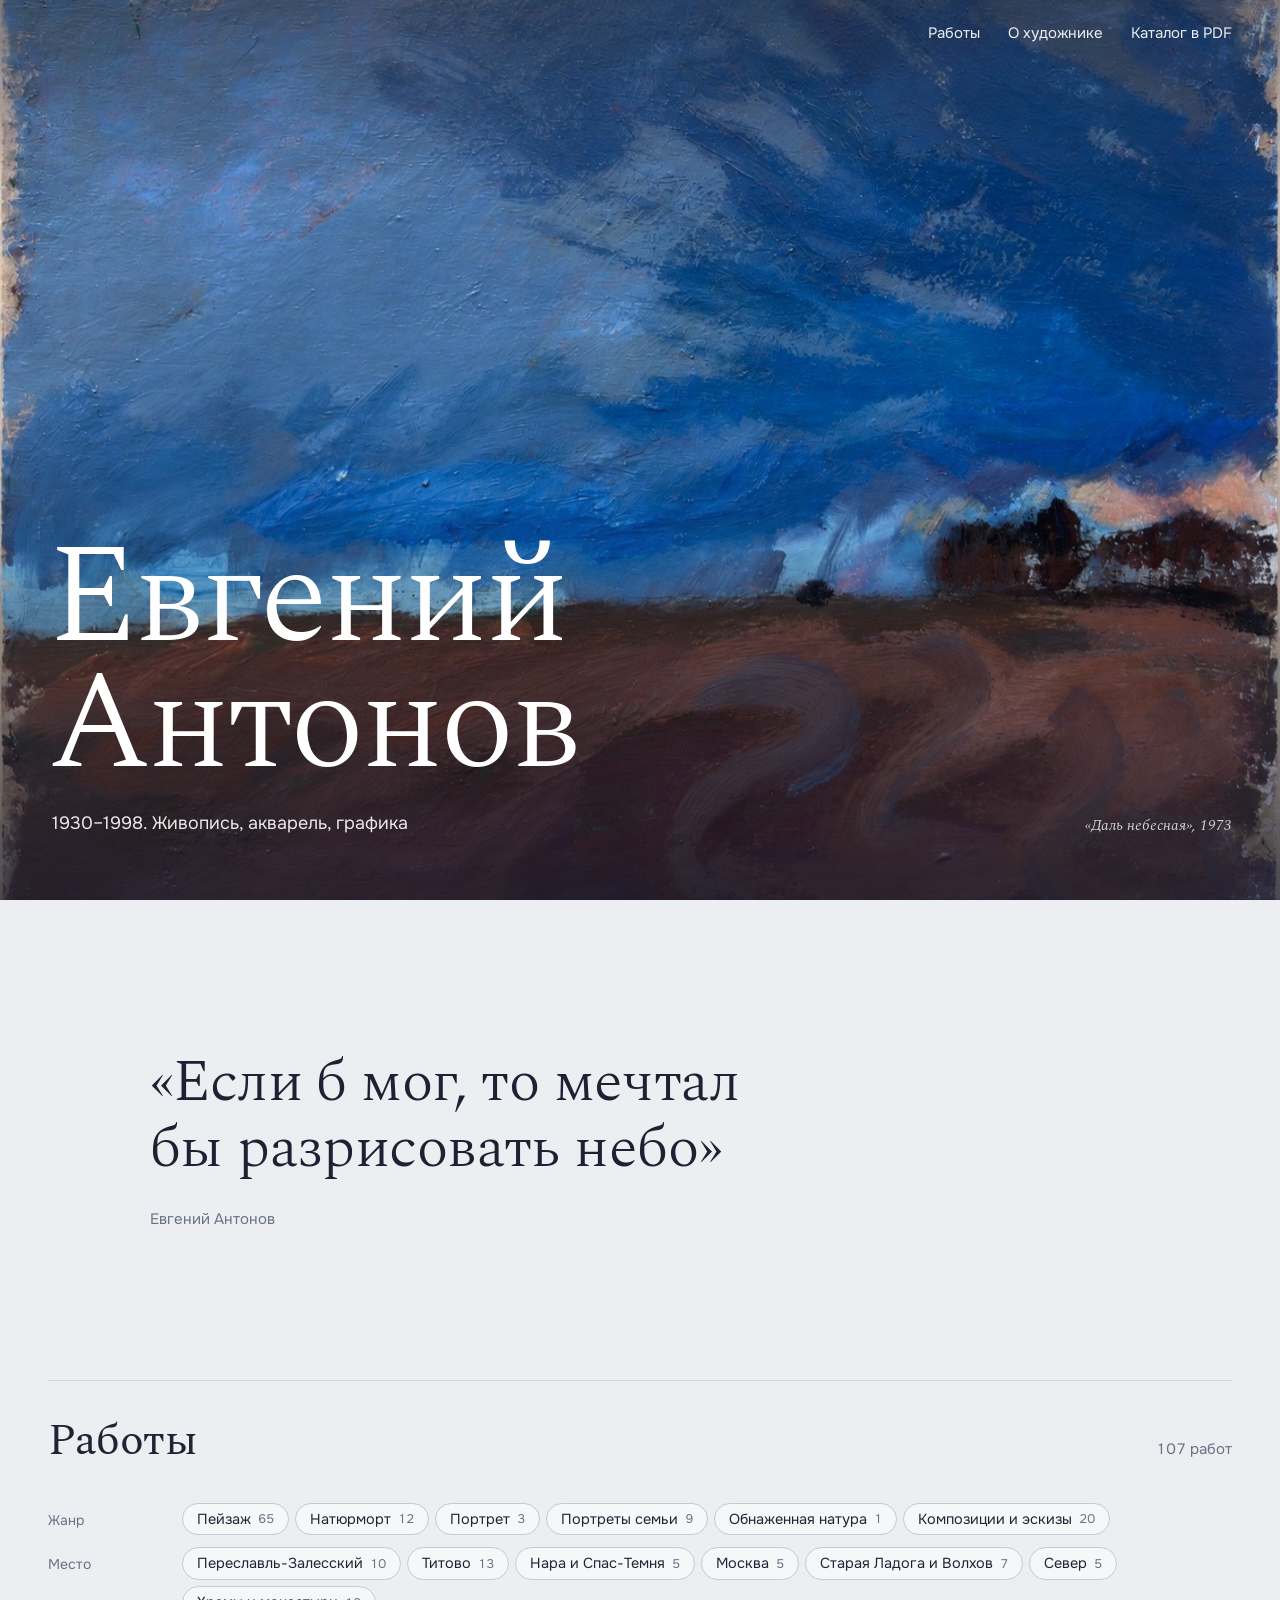
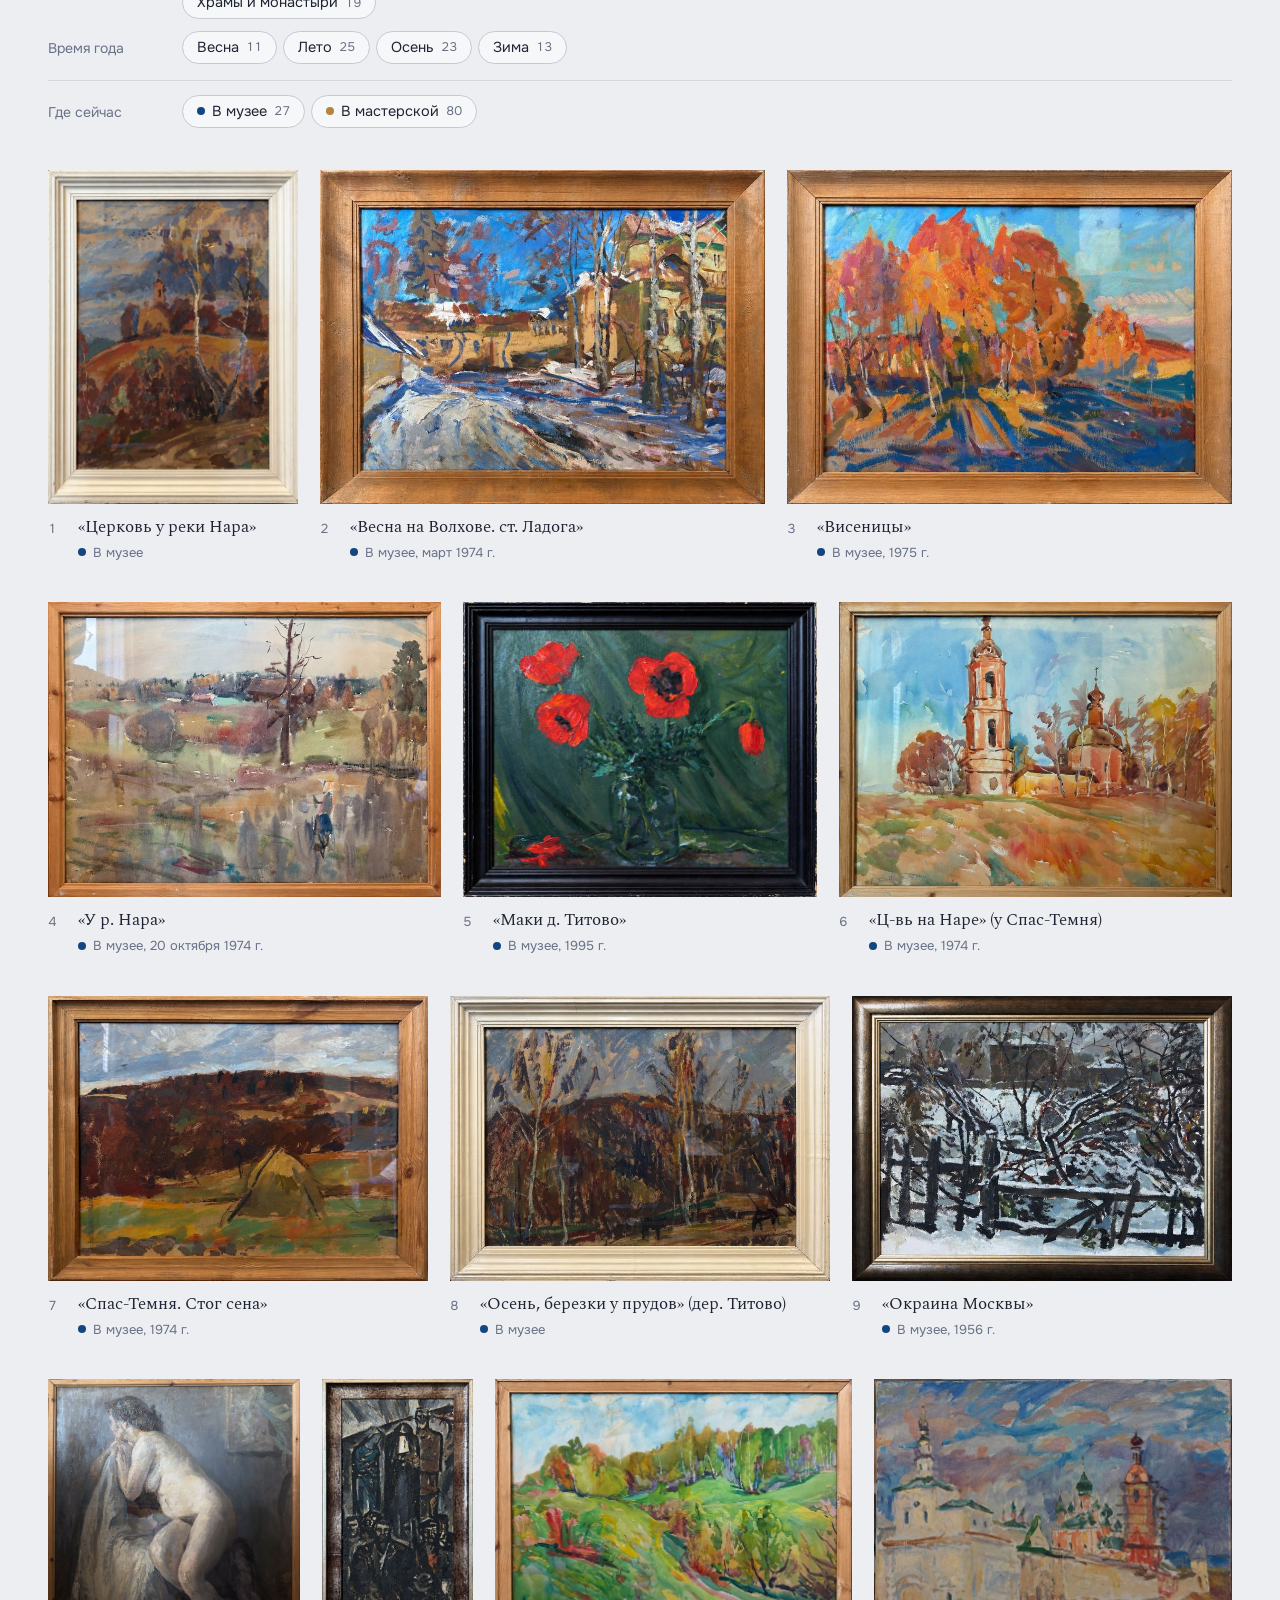
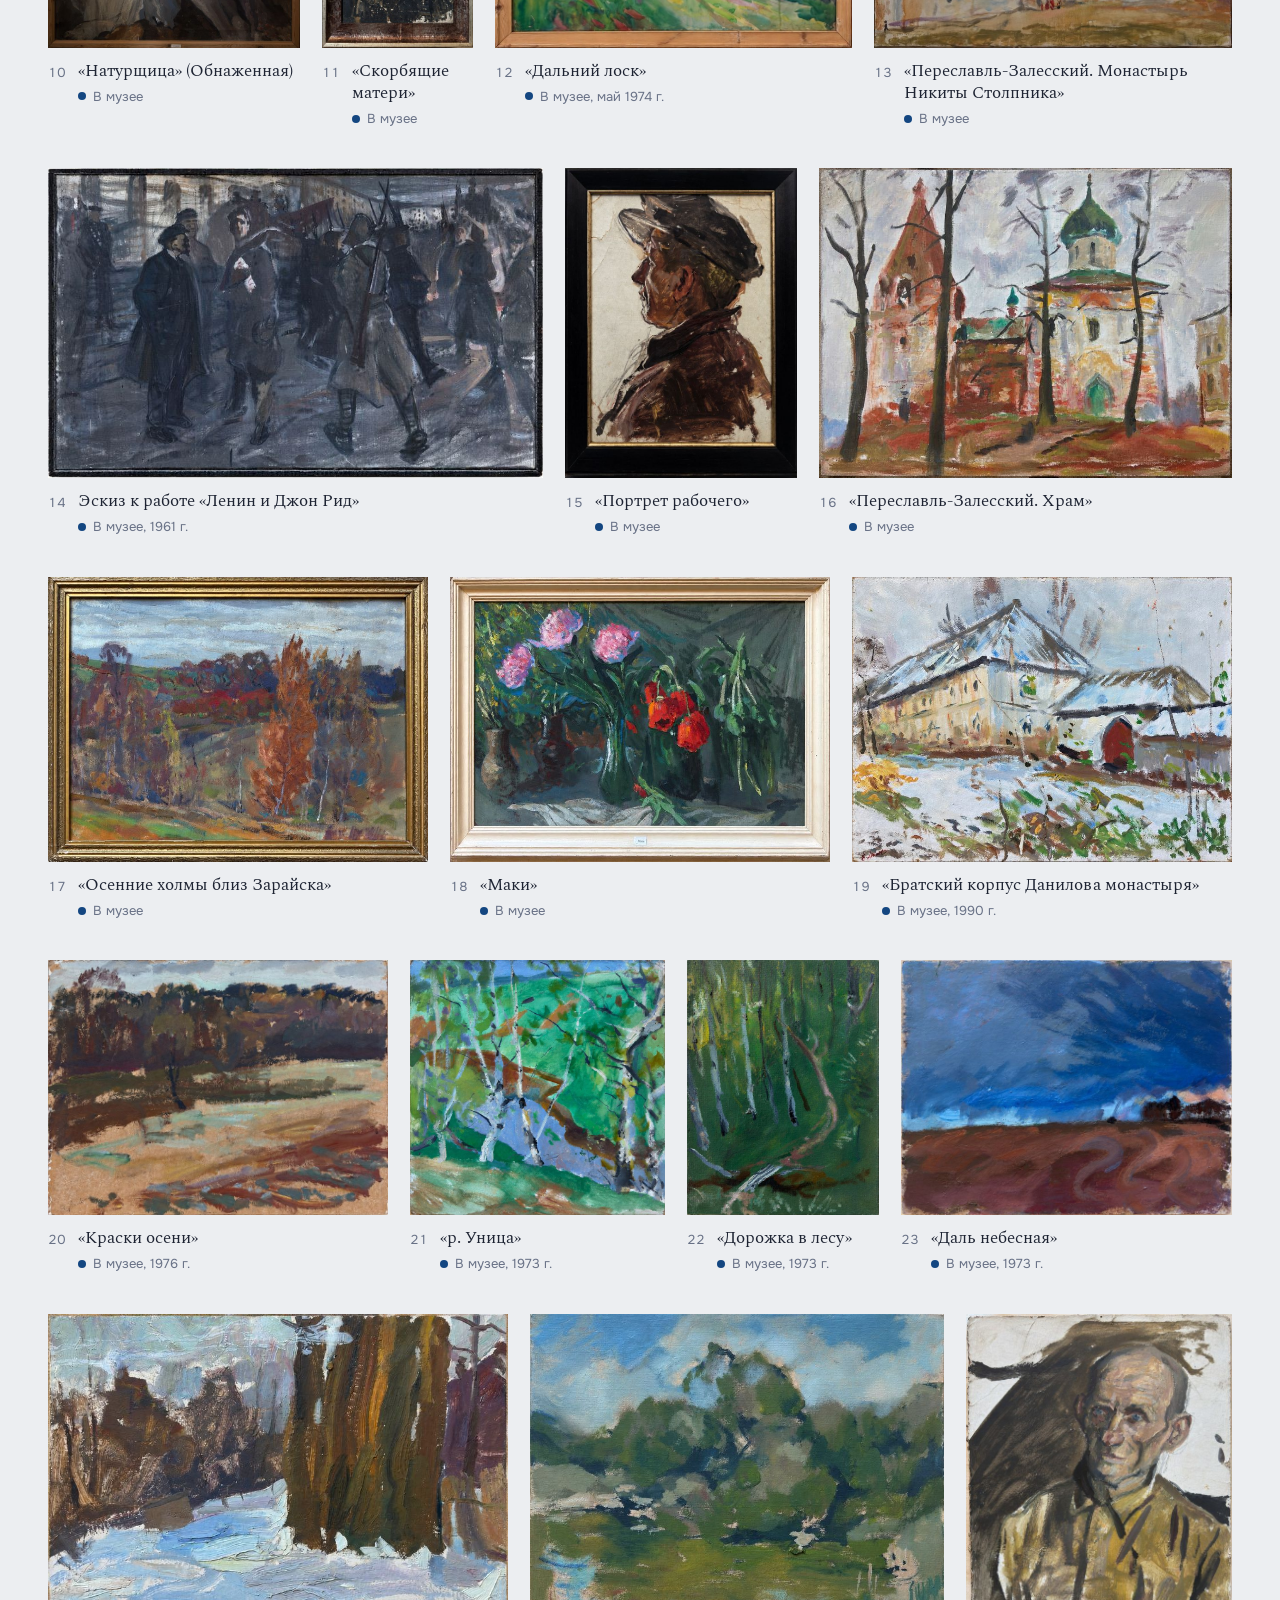
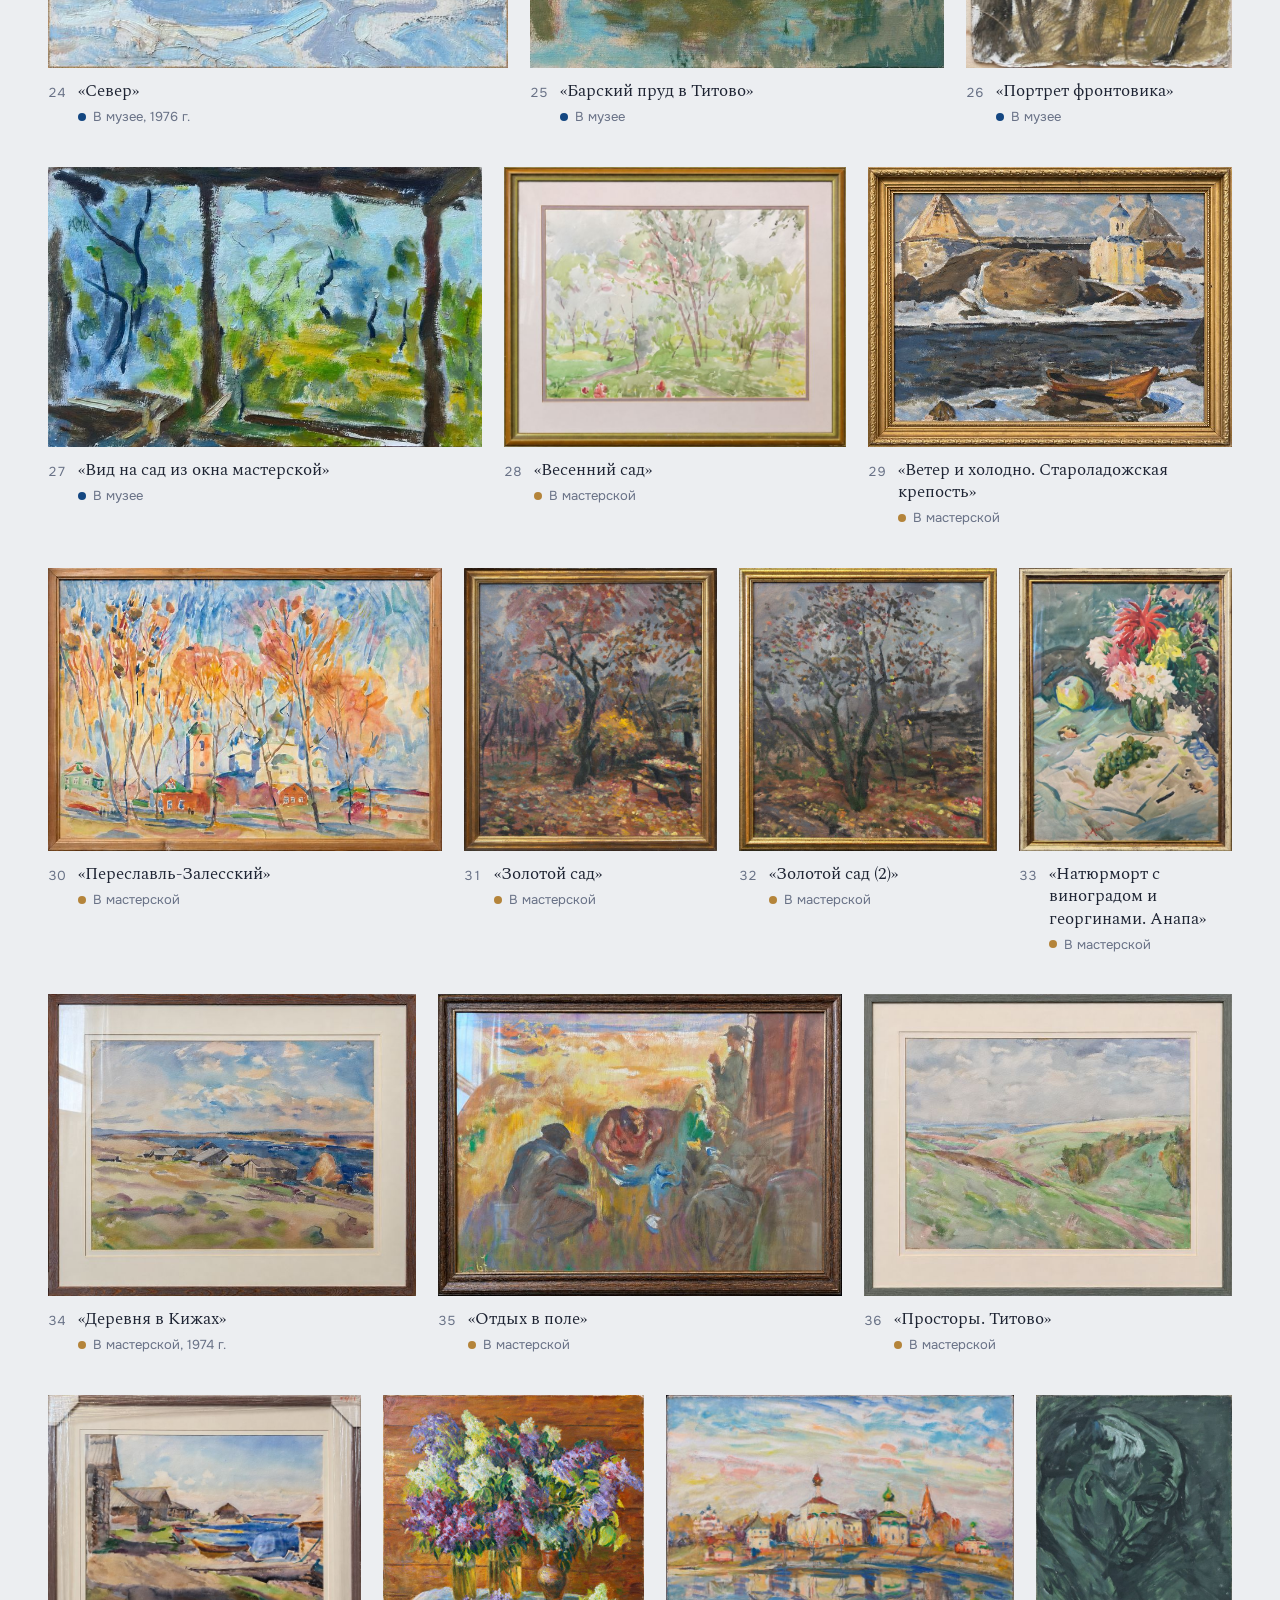
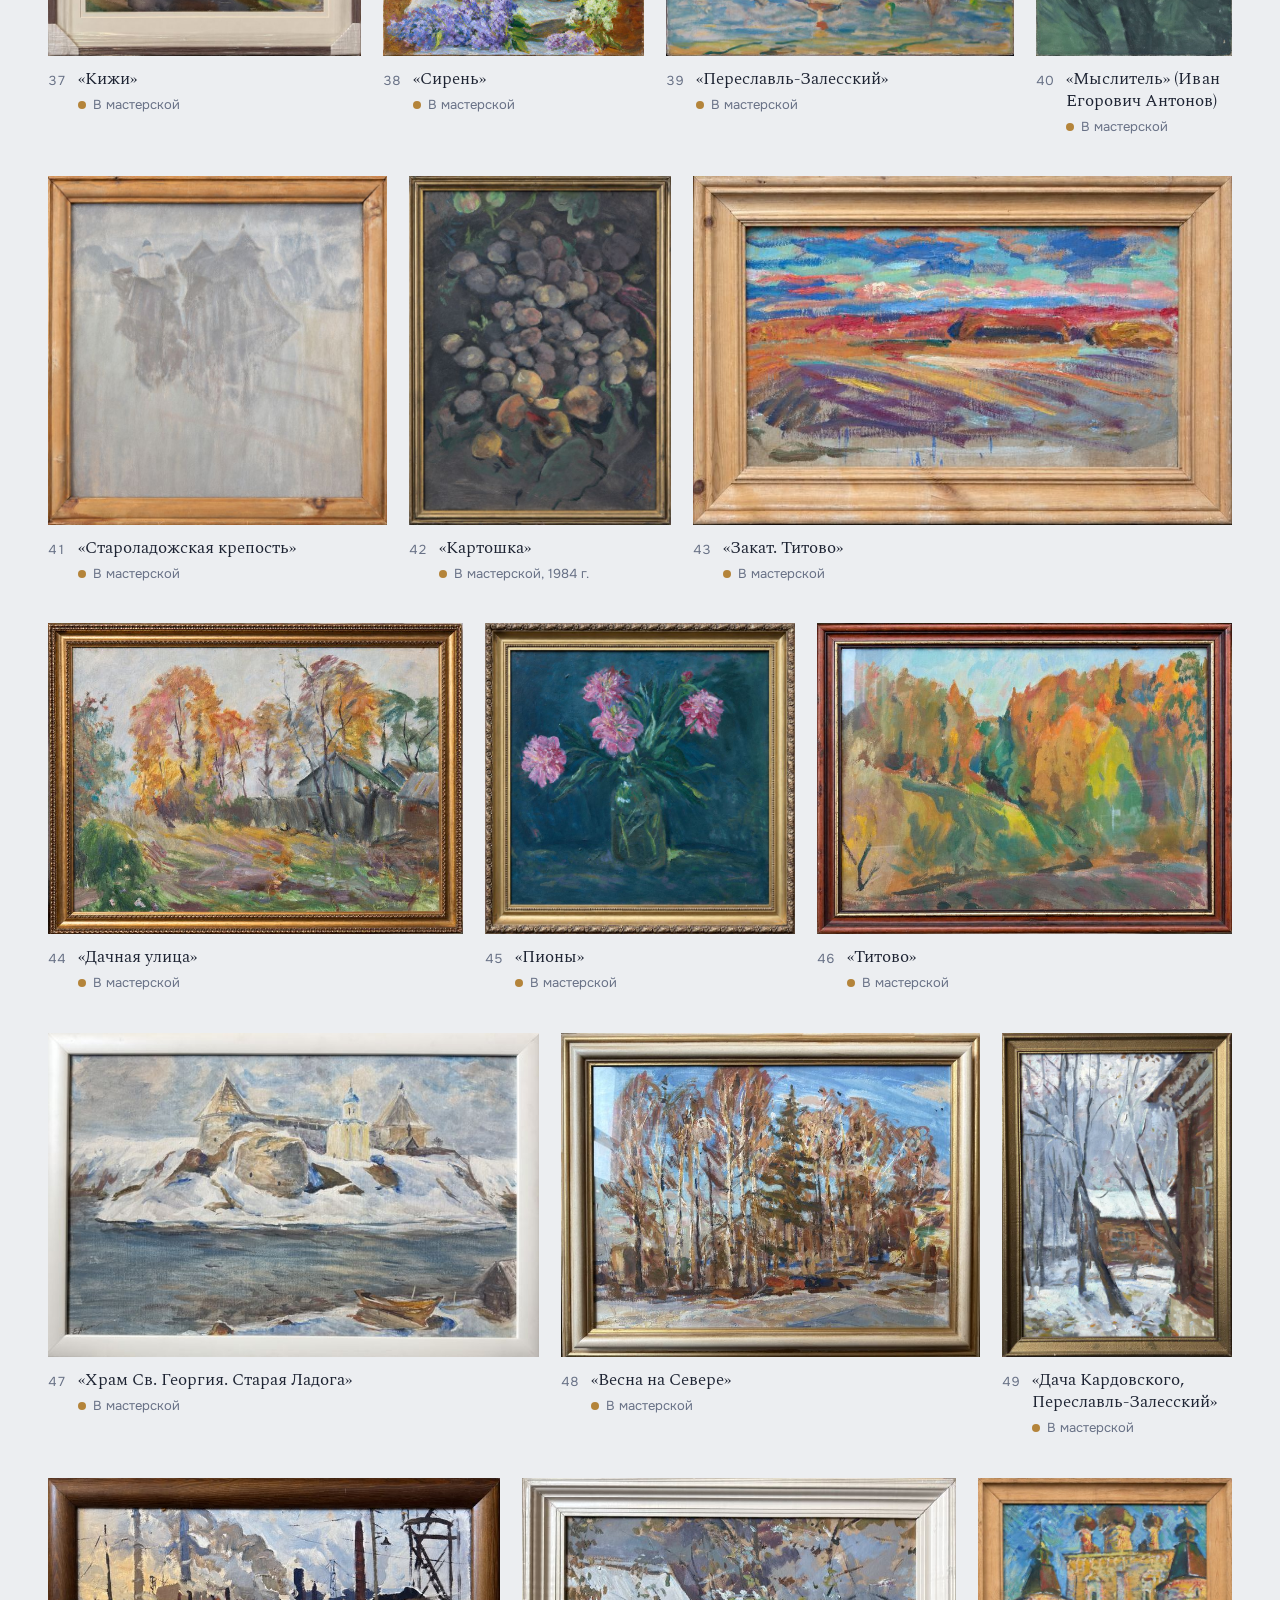
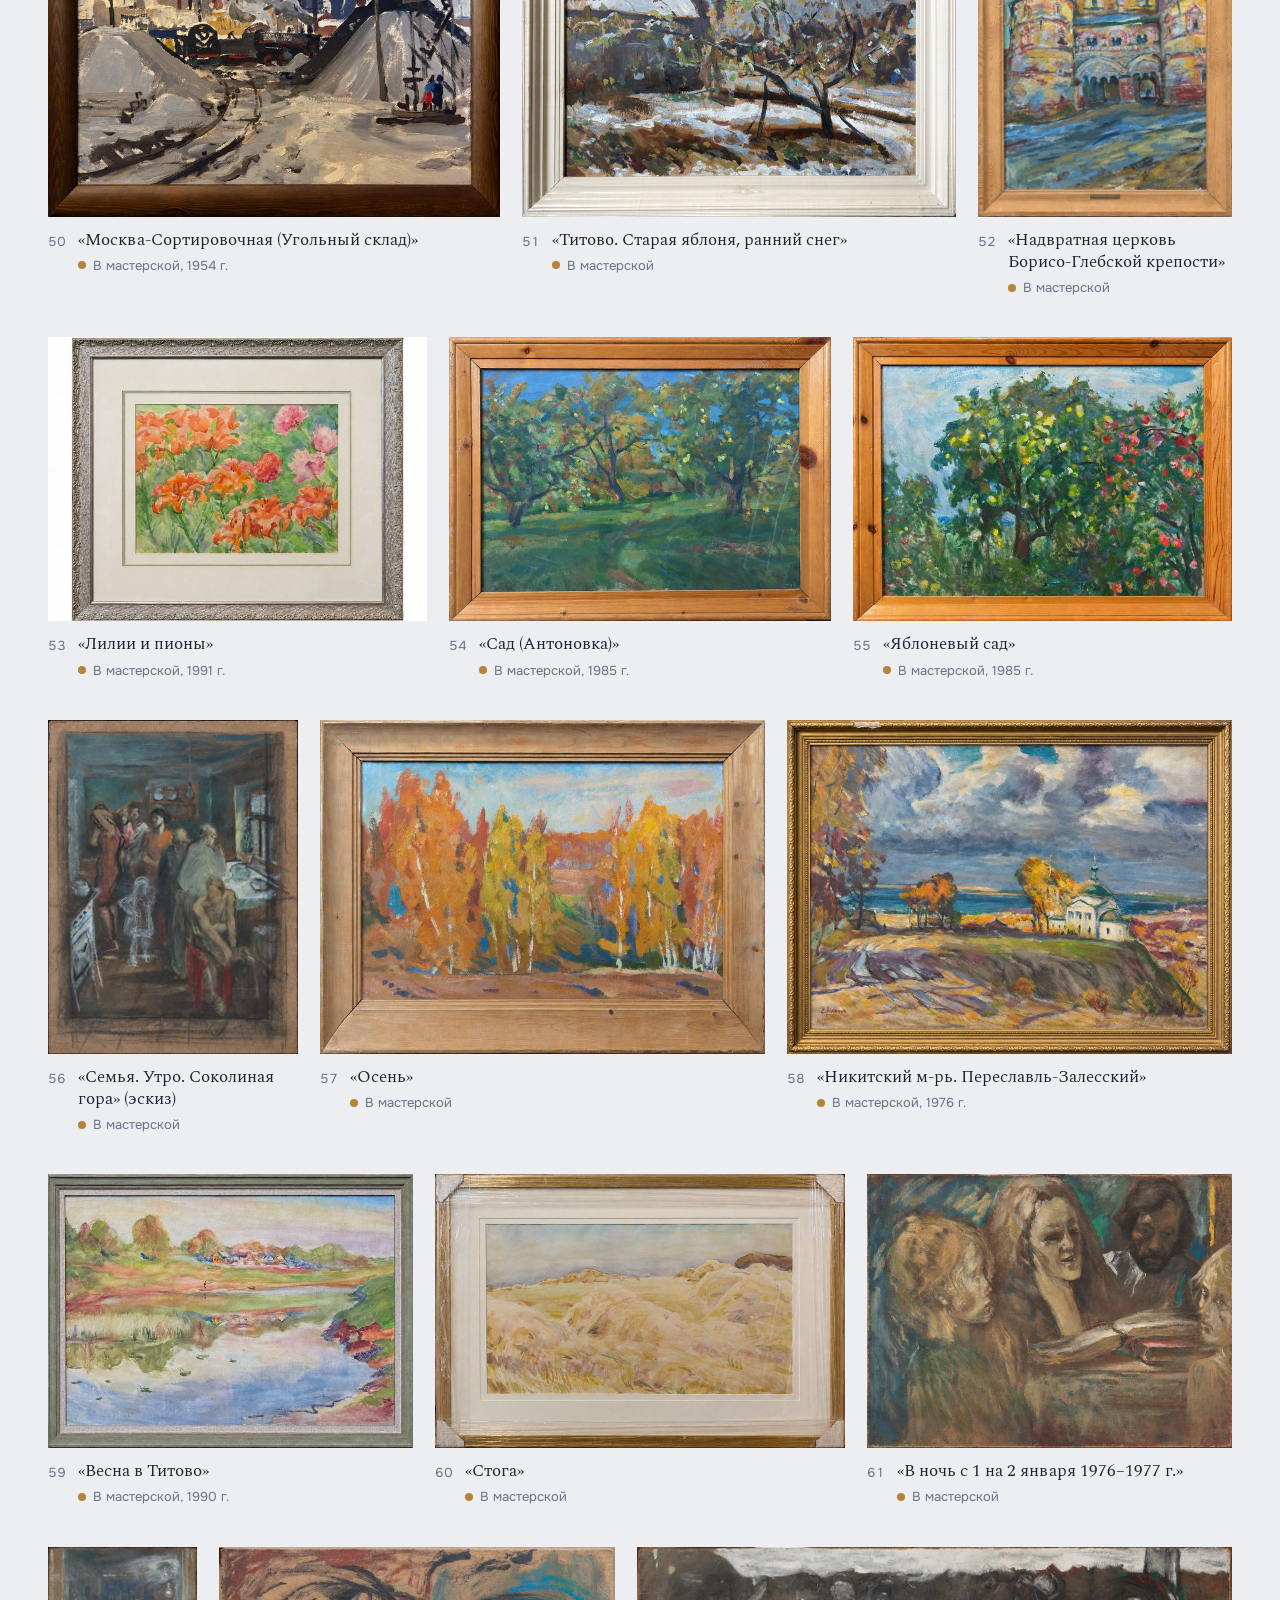
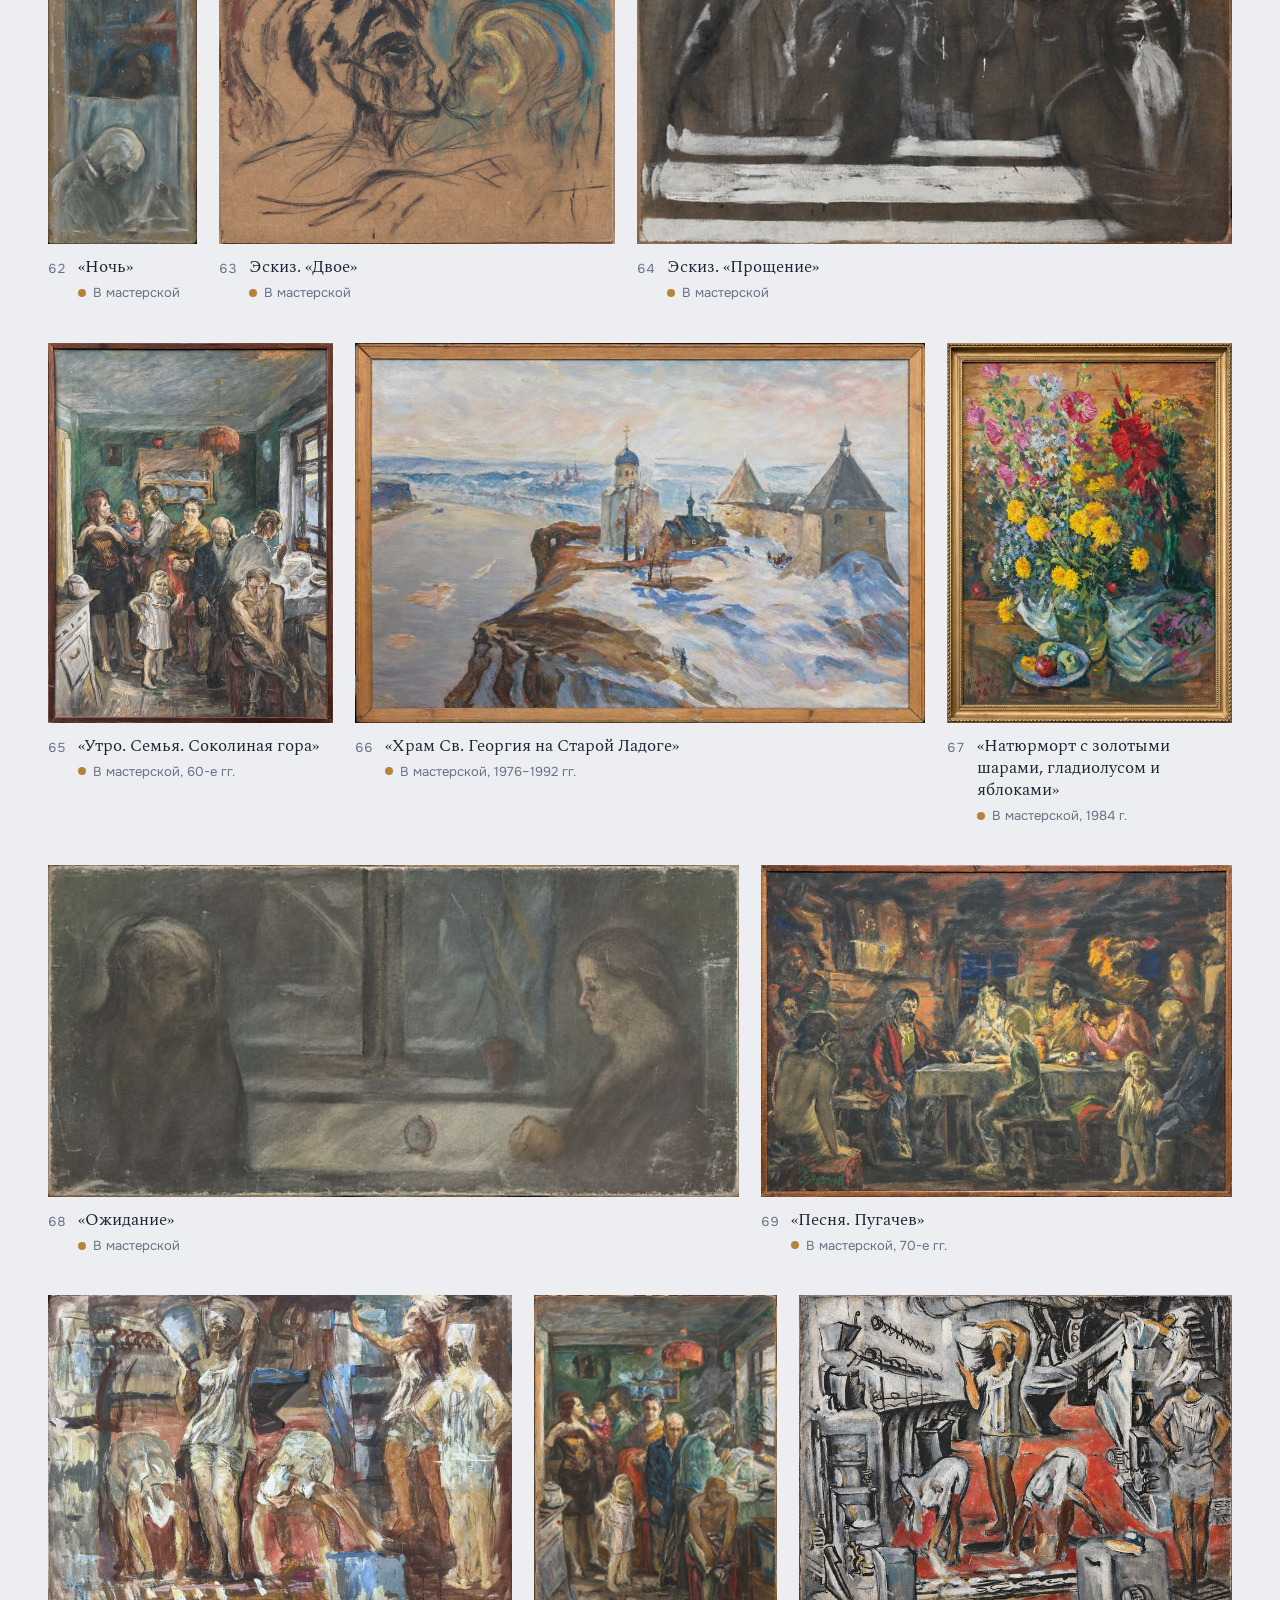
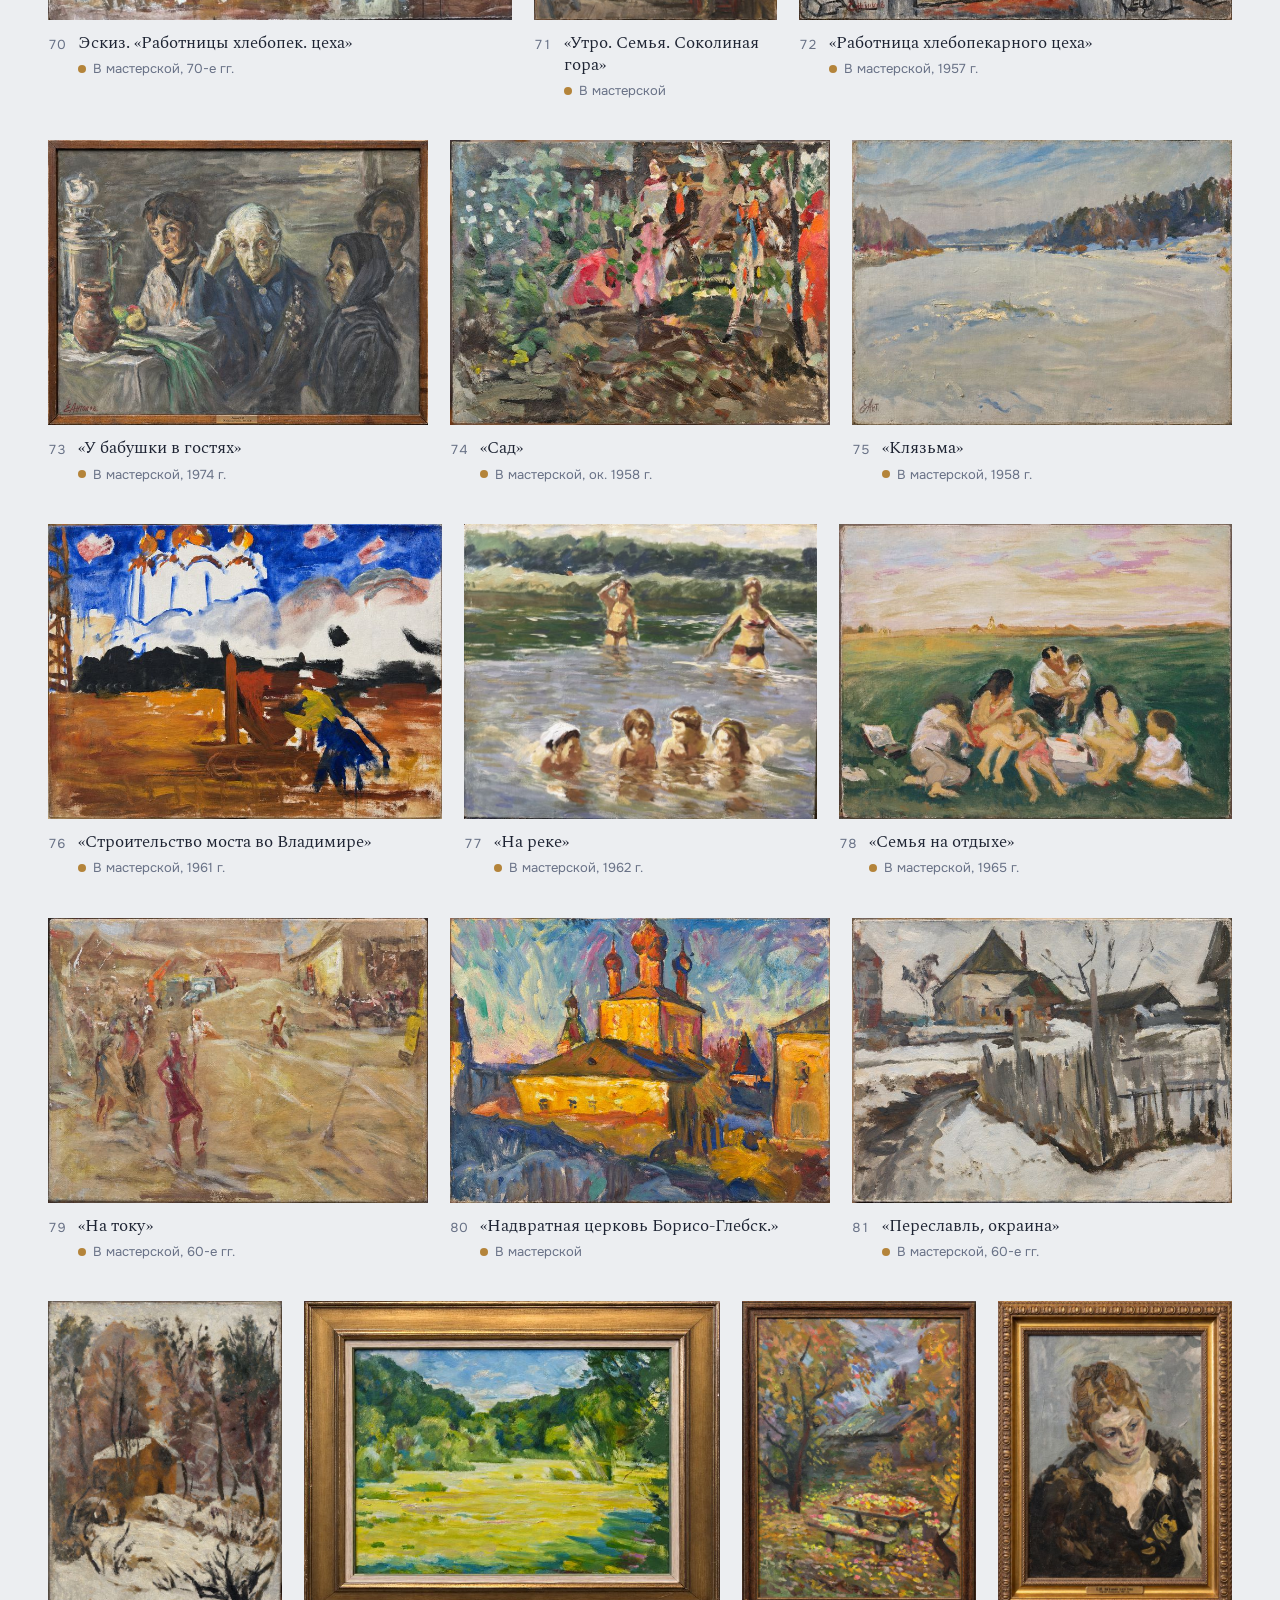
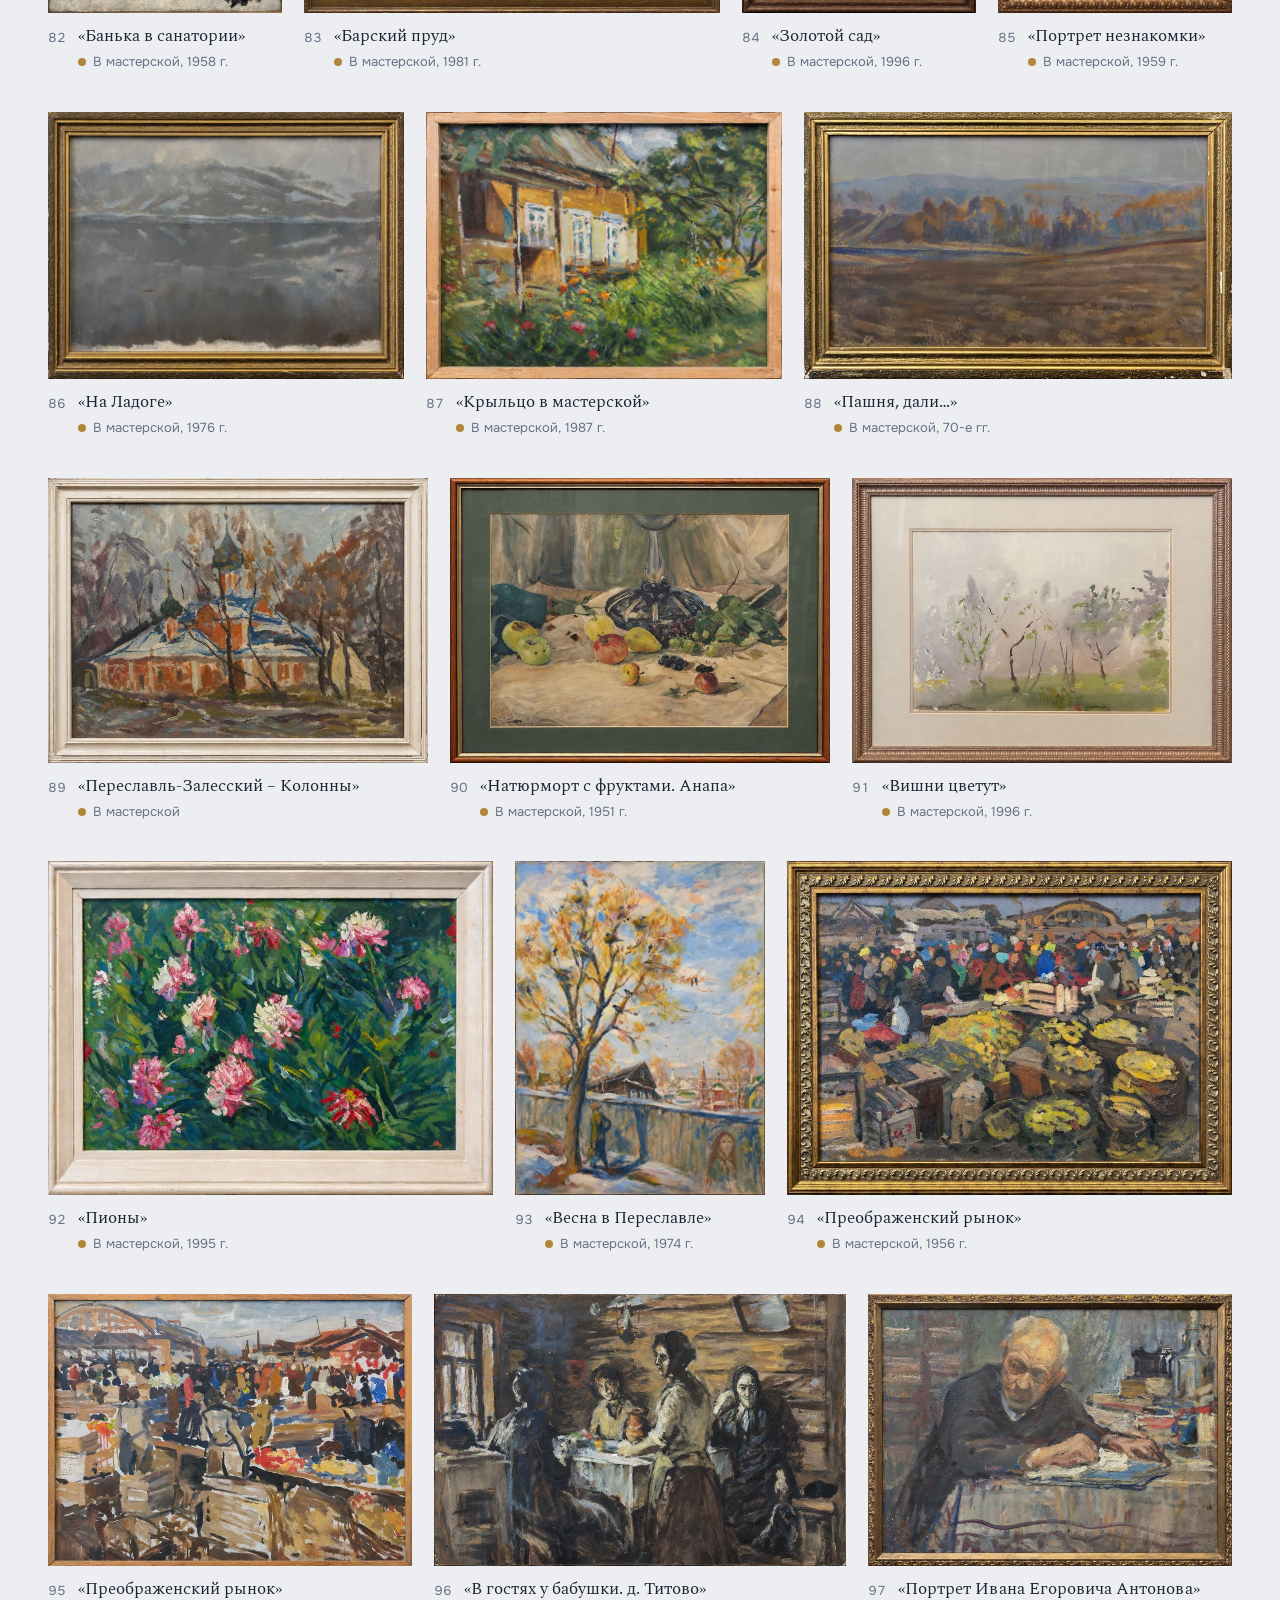
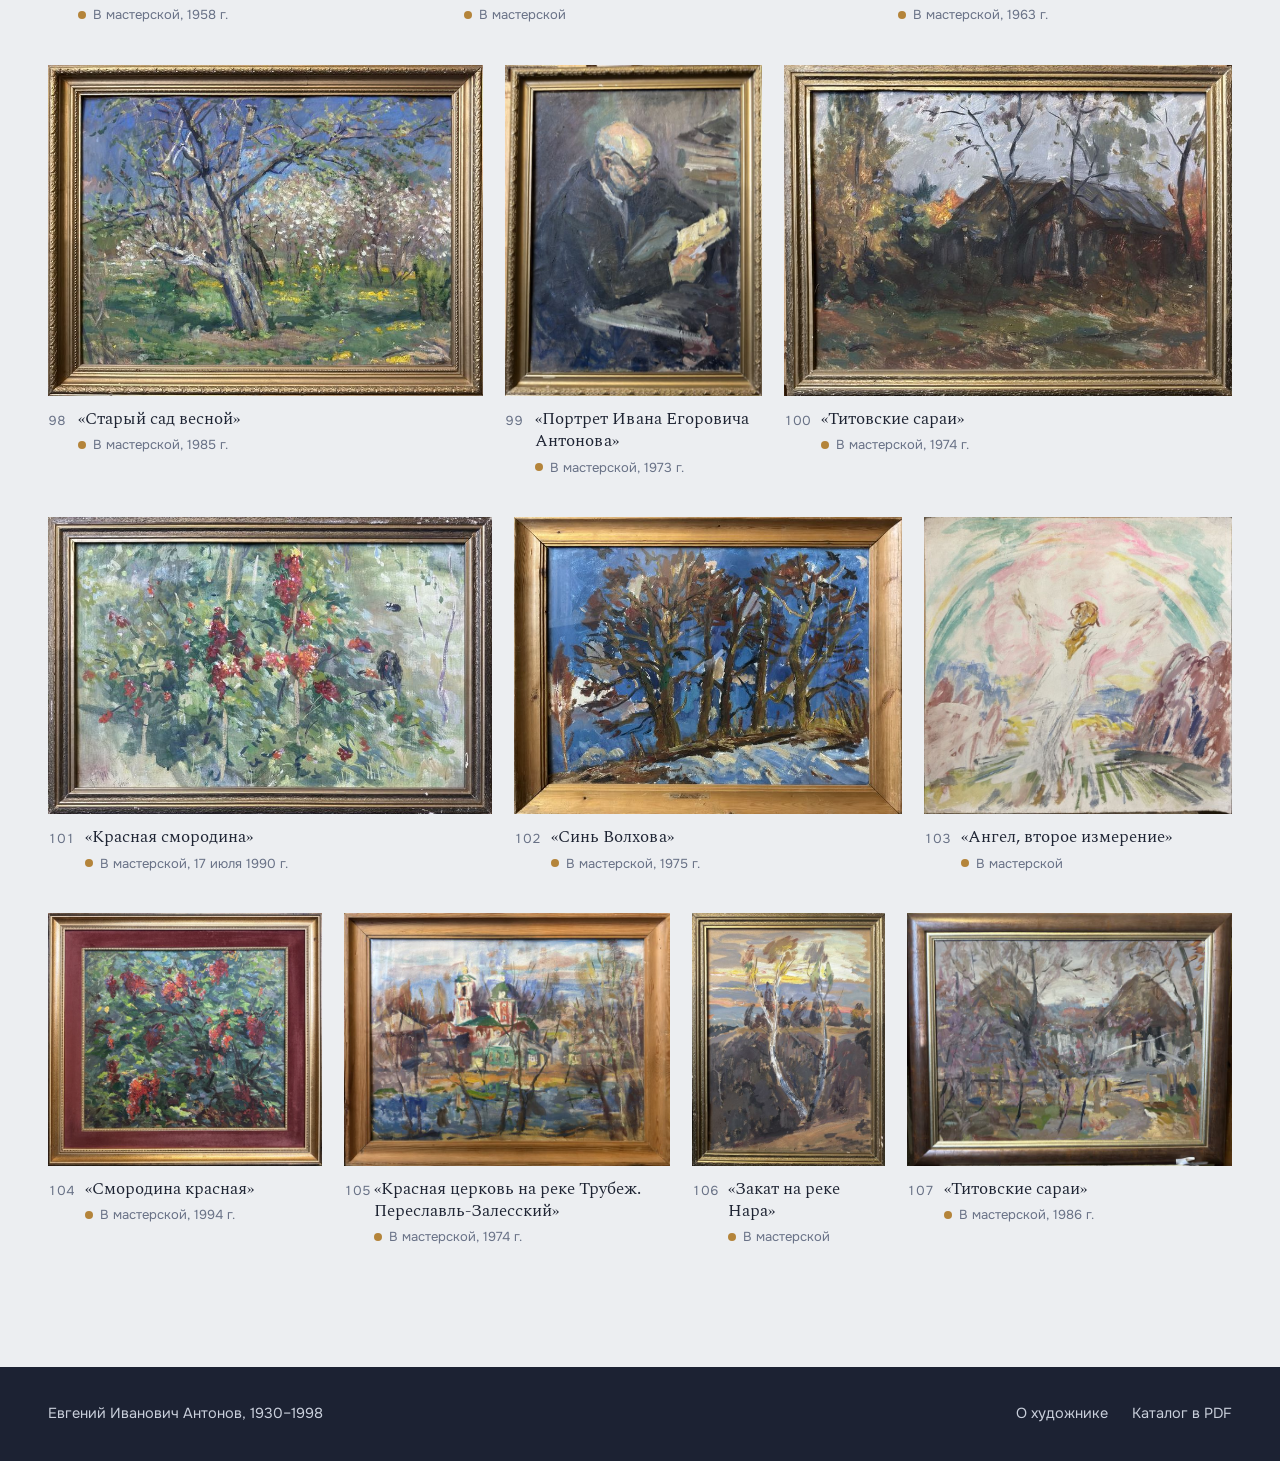
<file: index.html>
<!doctype html>
<html lang="ru">
<head>
<meta charset="utf-8">
<meta name="viewport" content="width=device-width, initial-scale=1, viewport-fit=cover">
<title>Евгений Антонов (1930–1998). Каталог работ</title>
<meta name="description" content="Онлайн-каталог работ художника Евгения Ивановича Антонова (1930–1998): пейзажи, натюрморты, портреты, композиции.">
<meta property="og:title" content="Евгений Иванович Антонов (1930–1998)">
<meta property="og:description" content="Онлайн-каталог работ художника">
<meta property="og:image" content="img/full/23.jpg">
<meta name="theme-color" content="#1c2233">
<link rel="preconnect" href="https://fonts.googleapis.com">
<link rel="preconnect" href="https://fonts.gstatic.com" crossorigin>
<link href="https://fonts.googleapis.com/css2?family=Onest:wght@400;500;600&family=Spectral:ital,wght@0,300;0,400;1,300&display=swap" rel="stylesheet">
<link rel="stylesheet" href="style.css?v=1793733824">
</head>
<body>

<header class="hero">
  <img class="hero-img" src="img/full/23.jpg" alt="Евгений Антонов. «Даль небесная», 1973">
  <nav class="topnav" aria-label="Разделы">
    <a href="#works">Работы</a>
    <a href="about.html">О художнике</a>
    <a href="catalog/antonov-katalog.pdf" download>Каталог в PDF</a>
  </nav>
  <div class="hero-text">
    <h1>Евгений<br>Антонов</h1>
    <p class="hero-sub">1930–1998. Живопись, акварель, графика</p>
  </div>
  <p class="hero-credit">«Даль небесная», 1973</p>
</header>

<section class="quote" aria-label="Цитата">
  <blockquote>
    <p>«Если б мог, то мечтал бы разрисовать небо»</p>
    <footer>Евгений Антонов</footer>
  </blockquote>
</section>

<main id="works" class="works">
  <div class="works-head">
    <h2>Работы</h2>
    <p id="count" aria-live="polite"></p>
  </div>

  <section class="filters" aria-label="Фильтры">
    <div id="filter-groups"></div>
    <button id="reset" class="reset" type="button" hidden>Сбросить фильтры</button>
  </section>

  <ul id="grid" class="grid"></ul>
  <p id="empty" class="empty" hidden>Под эти фильтры работ нет. <button type="button" class="reset" id="reset2">Сбросить фильтры</button></p>
</main>

<footer class="site-foot">
  <p>Евгений Иванович Антонов, 1930–1998</p>
  <p><a href="about.html">О художнике</a><a href="catalog/antonov-katalog.pdf" download>Каталог в PDF</a></p>
</footer>

<div id="viewer" class="viewer" hidden role="dialog" aria-modal="true" aria-labelledby="v-title">
  <div class="v-stage">
    <img id="v-img" alt="">
    <button class="v-nav v-prev" type="button" aria-label="Предыдущая работа"><svg viewBox="0 0 24 48" aria-hidden="true"><path d="M20 4 4 24l16 20"/></svg></button>
    <button class="v-nav v-next" type="button" aria-label="Следующая работа"><svg viewBox="0 0 24 48" aria-hidden="true"><path d="M4 4l16 20L4 44"/></svg></button>
  </div>
  <aside class="v-info">
    <button class="v-close" type="button">Закрыть</button>
    <p class="v-num" id="v-num"></p>
    <h2 id="v-title"></h2>
    <dl class="v-meta" id="v-meta"></dl>
    <p class="v-pos" id="v-pos"></p>
  </aside>
</div>

<script src="data/works.js?v=1793733824"></script>
<script src="app.js?v=1793733824"></script>
</body>
</html>
</file>
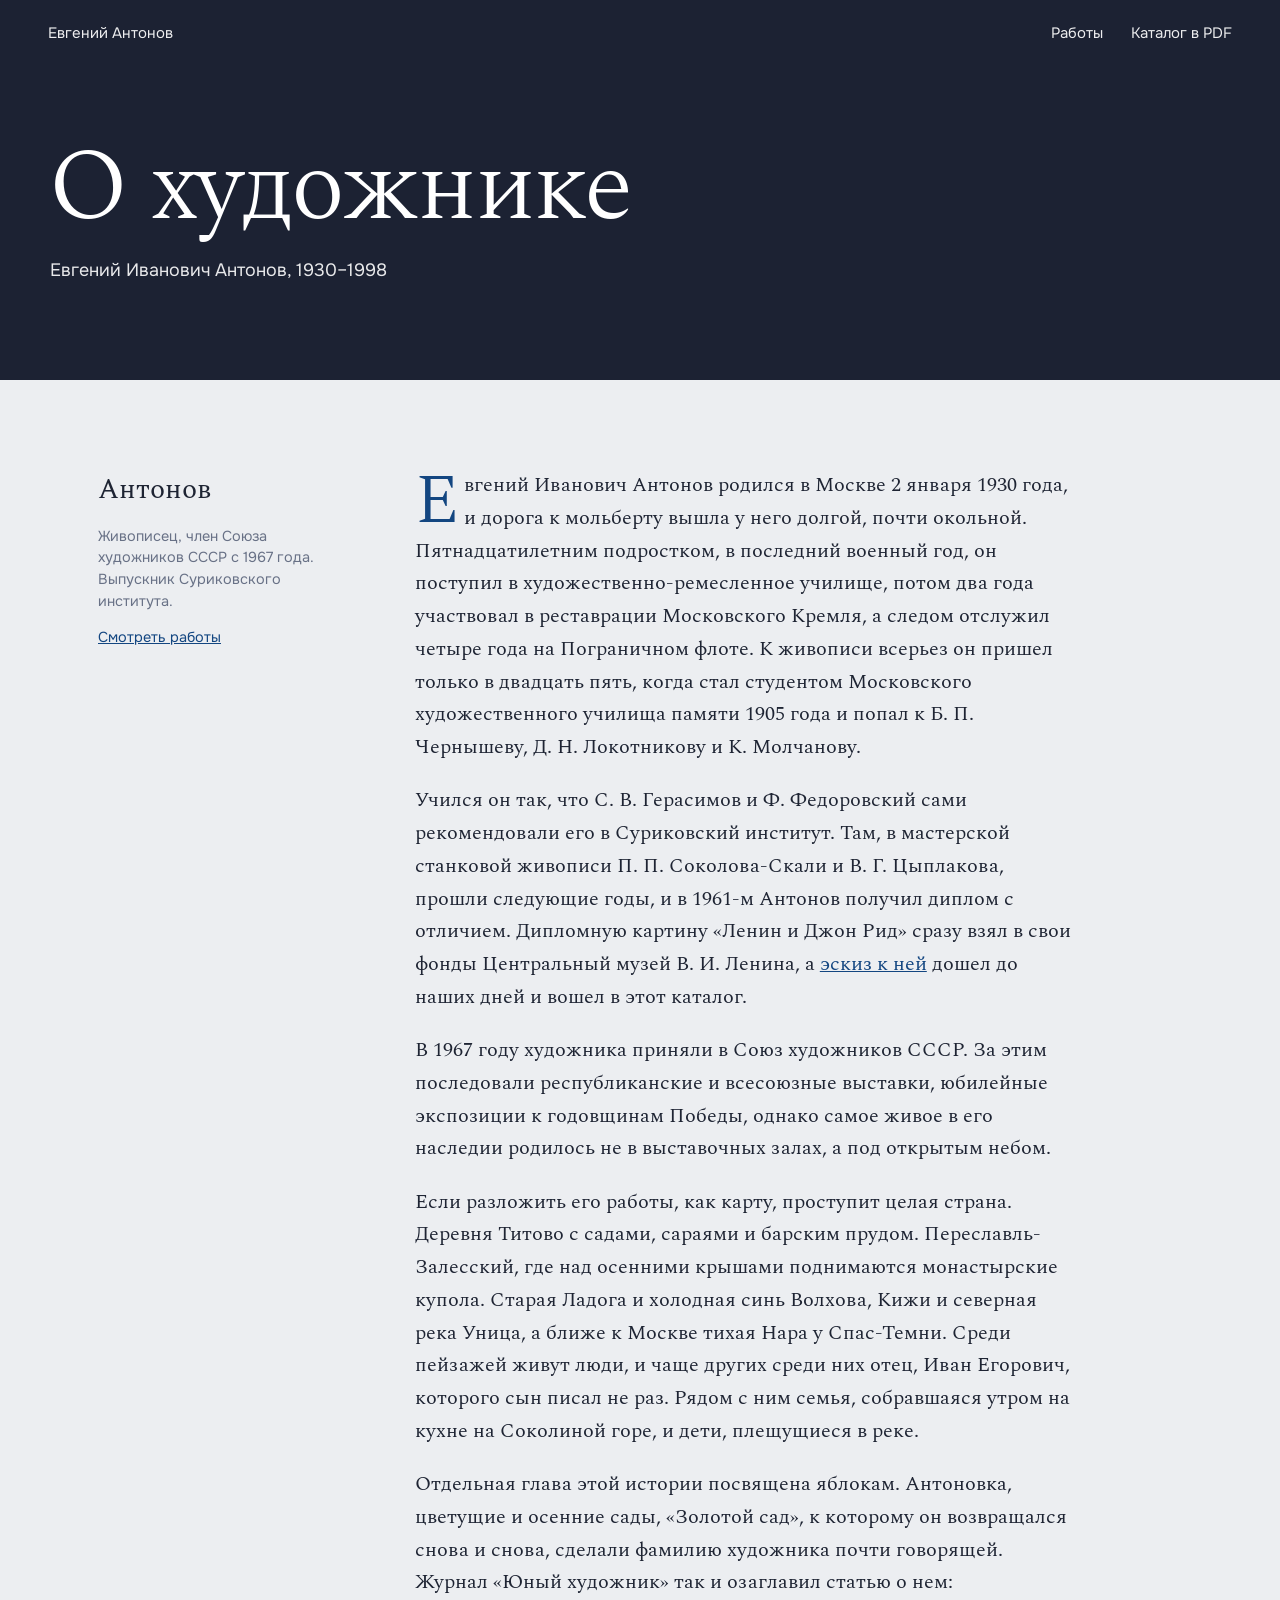
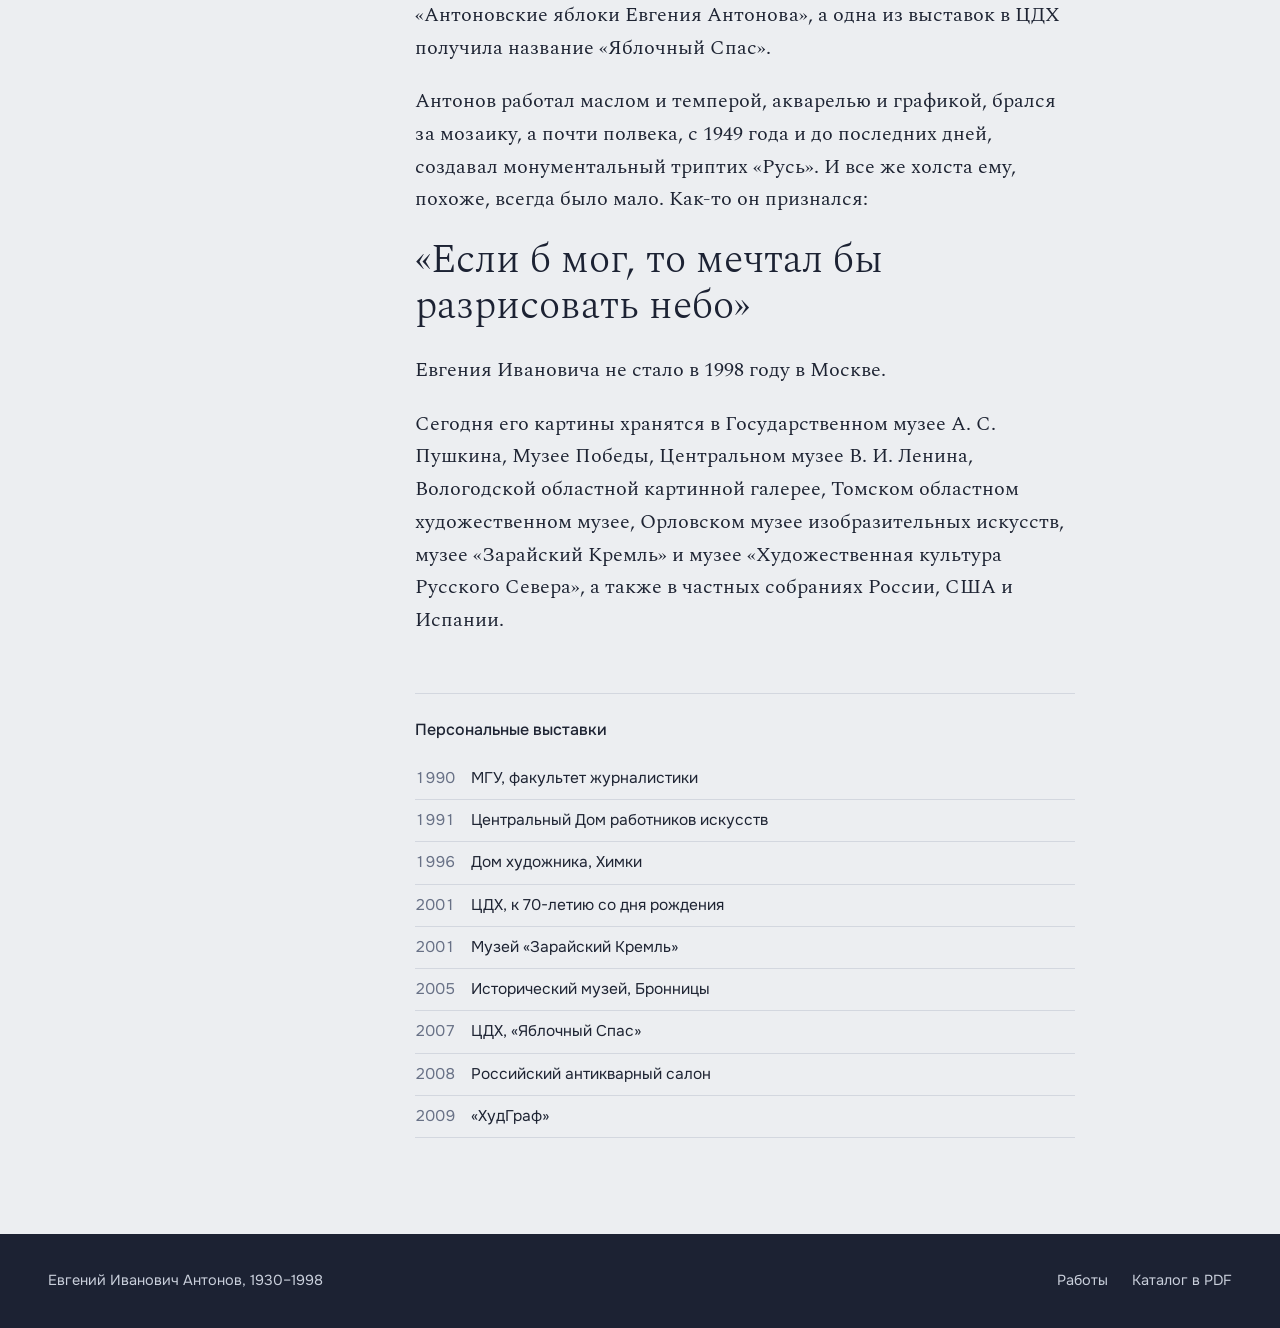
<file: about.html>
<!doctype html>
<html lang="ru">
<head>
<meta charset="utf-8">
<meta name="viewport" content="width=device-width, initial-scale=1, viewport-fit=cover">
<title>О художнике. Евгений Антонов (1930–1998)</title>
<meta name="description" content="Биография художника Евгения Ивановича Антонова (1930–1998).">
<meta name="theme-color" content="#1c2233">
<link rel="preconnect" href="https://fonts.googleapis.com">
<link rel="preconnect" href="https://fonts.gstatic.com" crossorigin>
<link href="https://fonts.googleapis.com/css2?family=Onest:wght@400;500;600&family=Spectral:ital,wght@0,300;0,400;1,300&display=swap" rel="stylesheet">
<link rel="stylesheet" href="style.css?v=1793733824">
</head>
<body>

<header class="about-top">
  <nav class="topnav" aria-label="Разделы">
    <a class="home" href="./">Евгений Антонов</a>
    <a href="./#works">Работы</a>
    <a href="catalog/antonov-katalog.pdf" download>Каталог в PDF</a>
  </nav>
  <h1>О художнике</h1>
  <p class="hero-sub">Евгений Иванович Антонов, 1930–1998</p>
</header>

<main class="bio">
  <aside class="bio-side">
    <h2>Антонов</h2>
    <p>Живописец, член Союза художников СССР с 1967 года. Выпускник Суриковского института.</p>
    <p><a href="./#works">Смотреть работы</a></p>
  </aside>
  <div class="bio-text">
    <p>Евгений Иванович Антонов родился в Москве 2 января 1930 года, и дорога к мольберту вышла у него долгой, почти окольной. Пятнадцатилетним подростком, в последний военный год, он поступил в художественно-ремесленное училище, потом два года участвовал в реставрации Московского Кремля, а следом отслужил четыре года на Пограничном флоте. К живописи всерьез он пришел только в двадцать пять, когда стал студентом Московского художественного училища памяти 1905 года и попал к Б. П. Чернышеву, Д. Н. Локотникову и К. Молчанову.</p>

  <p>Учился он так, что С. В. Герасимов и Ф. Федоровский сами рекомендовали его в Суриковский институт. Там, в мастерской станковой живописи П. П. Соколова-Скали и В. Г. Цыплакова, прошли следующие годы, и в 1961-м Антонов получил диплом с отличием. Дипломную картину «Ленин и Джон Рид» сразу взял в свои фонды Центральный музей В. И. Ленина, а <a href="./#14">эскиз к ней</a> дошел до наших дней и вошел в этот каталог.</p>

  <p>В 1967 году художника приняли в Союз художников СССР. За этим последовали республиканские и всесоюзные выставки, юбилейные экспозиции к годовщинам Победы, однако самое живое в его наследии родилось не в выставочных залах, а под открытым небом.</p>

  <p>Если разложить его работы, как карту, проступит целая страна. Деревня Титово с садами, сараями и барским прудом. Переславль-Залесский, где над осенними крышами поднимаются монастырские купола. Старая Ладога и холодная синь Волхова, Кижи и северная река Уница, а ближе к Москве тихая Нара у Спас-Темни. Среди пейзажей живут люди, и чаще других среди них отец, Иван Егорович, которого сын писал не раз. Рядом с ним семья, собравшаяся утром на кухне на Соколиной горе, и дети, плещущиеся в реке.</p>

  <p>Отдельная глава этой истории посвящена яблокам. Антоновка, цветущие и осенние сады, «Золотой сад», к которому он возвращался снова и снова, сделали фамилию художника почти говорящей. Журнал «Юный художник» так и озаглавил статью о нем: «Антоновские яблоки Евгения Антонова», а одна из выставок в ЦДХ получила название «Яблочный Спас».</p>

  <p>Антонов работал маслом и темперой, акварелью и графикой, брался за мозаику, а почти полвека, с 1949 года и до последних дней, создавал монументальный триптих «Русь». И все же холста ему, похоже, всегда было мало. Как-то он признался:</p>

  <blockquote><p>«Если б мог, то мечтал бы разрисовать небо»</p></blockquote>

  <p>Евгения Ивановича не стало в 1998 году в Москве.</p>

  <p>Сегодня его картины хранятся в Государственном музее А. С. Пушкина, Музее Победы, Центральном музее В. И. Ленина, Вологодской областной картинной галерее, Томском областном художественном музее, Орловском музее изобразительных искусств, музее «Зарайский Кремль» и музее «Художественная культура Русского Севера», а также в частных собраниях России, США и Испании.</p>

    <h3>Персональные выставки</h3>
    <ul class="exh">
    <li><span>1990</span>МГУ, факультет журналистики</li>
    <li><span>1991</span>Центральный Дом работников искусств</li>
    <li><span>1996</span>Дом художника, Химки</li>
    <li><span>2001</span>ЦДХ, к 70-летию со дня рождения</li>
    <li><span>2001</span>Музей «Зарайский Кремль»</li>
    <li><span>2005</span>Исторический музей, Бронницы</li>
    <li><span>2007</span>ЦДХ, «Яблочный Спас»</li>
    <li><span>2008</span>Российский антикварный салон</li>
    <li><span>2009</span>«ХудГраф»</li>
  </ul>
  </div>
</main>

<footer class="site-foot">
  <p>Евгений Иванович Антонов, 1930–1998</p>
  <p><a href="./#works">Работы</a><a href="catalog/antonov-katalog.pdf" download>Каталог в PDF</a></p>
</footer>
</body>
</html>
</file>
<file: style.css>
:root {
  --night: #1c2233;      /* грозовое небо */
  --night-2: #262e43;
  --wall: #eceef1;       /* стена галереи в пасмурный день */
  --paper: #f6f7f8;
  --ink: #1e2433;
  --mute: #687186;
  --rule: #d3d7df;
  --sky: #134681;        /* ультрамарин из «Дали небесной» */
  --st-museum: #134681;
  --st-studio: #b4843a;
  --st-family: #5b7a57;
  --st-private: #6e6489;
  --serif: "Spectral", Georgia, serif;
  --sans: "Onest", system-ui, -apple-system, "Segoe UI", sans-serif;
}
* { box-sizing: border-box; }
html { -webkit-text-size-adjust: 100%; scroll-behavior: smooth; }
body { margin: 0; background: var(--wall); color: var(--ink); font-family: var(--sans); font-size: 16px; line-height: 1.5; }
button { font: inherit; color: inherit; cursor: pointer; }
a { color: inherit; }
:focus-visible { outline: 2px solid var(--sky); outline-offset: 3px; }
img { display: block; }

/* ── Hero ─────────────────────────────── */
.hero { position: relative; height: 100svh; min-height: 520px; color: #fff; overflow: hidden; background: var(--night); }
.hero-img { position: absolute; inset: 0; width: 100%; height: 100%; object-fit: cover; object-position: 50% 30%; }
.hero::after { content: ""; position: absolute; inset: 0; background: linear-gradient(to bottom, rgba(20,24,38,.45) 0, rgba(20,24,38,0) 22%, rgba(20,24,38,0) 45%, rgba(20,24,38,.72) 100%); pointer-events: none; }
.topnav { position: absolute; z-index: 2; top: 0; right: 0; left: 0; display: flex; justify-content: flex-end; gap: 28px; padding: 22px clamp(16px, 4vw, 48px); font-size: 15px; }
.topnav a { text-decoration: none; opacity: .92; }
.topnav a:hover { opacity: 1; text-decoration: underline; text-underline-offset: 4px; }
.hero-text { position: absolute; z-index: 2; left: clamp(16px, 4vw, 48px); bottom: clamp(28px, 7vh, 72px); }
.hero h1 { margin: 0; font-family: var(--serif); font-weight: 300; font-size: clamp(56px, 11vw, 168px); line-height: .9; letter-spacing: -.025em; }
.hero-sub { margin: 22px 0 0 4px; font-size: clamp(15px, 1.4vw, 18px); opacity: .9; }
.hero-credit { position: absolute; z-index: 2; right: clamp(16px, 4vw, 48px); bottom: clamp(28px, 7vh, 72px); margin: 0; font-family: var(--serif); font-style: italic; font-size: 15px; opacity: .8; }
@media (prefers-reduced-motion: no-preference) {
  .hero-img { animation: settle 2.4s cubic-bezier(.2,.7,.2,1) both; }
  .hero-text { animation: rise 1.4s .3s cubic-bezier(.2,.7,.2,1) both; }
  @keyframes settle { from { transform: scale(1.06); } to { transform: none; } }
  @keyframes rise { from { opacity: 0; transform: translateY(18px); } to { opacity: 1; transform: none; } }
}

/* ── Quote ────────────────────────────── */
.quote { padding: clamp(72px, 12vw, 150px) clamp(16px, 6vw, 80px); }
.quote blockquote { margin: 0 auto; max-width: 980px; }
.quote p { margin: 0; font-family: var(--serif); font-weight: 300; font-size: clamp(30px, 4.6vw, 62px); line-height: 1.12; letter-spacing: -.01em; color: var(--night); text-wrap: balance; }
.quote footer { margin-top: 26px; color: var(--mute); font-size: 15px; }

/* ── Works ────────────────────────────── */
.works { max-width: 1480px; margin: 0 auto; padding: 0 clamp(16px, 4vw, 48px) 80px; }
.works-head { display: flex; align-items: baseline; justify-content: space-between; gap: 16px; border-top: 1px solid var(--rule); padding-top: 28px; }
.works-head h2 { margin: 0; font-family: var(--serif); font-weight: 400; font-size: clamp(32px, 3.4vw, 44px); letter-spacing: -.01em; }
#count { margin: 0; color: var(--mute); font-size: 15px; font-variant-numeric: tabular-nums; }

.filters { padding: 22px 0 36px; }
.fgroup { display: grid; grid-template-columns: 120px 1fr; gap: 14px; align-items: start; padding: 6px 0; }
.fgroup-label { color: var(--mute); font-size: 14px; padding-top: 7px; }
.chips { display: flex; flex-wrap: wrap; gap: 6px; }
.fgroup.status { margin-top: 10px; padding-top: 14px; border-top: 1px solid var(--rule); }
.chip { display: inline-flex; align-items: center; gap: 7px; border: 1px solid #c4c9d3; background: var(--paper); border-radius: 999px; padding: 6px 14px; font-size: 14.5px; line-height: 1.3; white-space: nowrap; transition: background .15s, border-color .15s, color .15s; }
.chip:hover { border-color: var(--ink); }
.chip .c { color: var(--mute); font-size: 12.5px; font-variant-numeric: tabular-nums; }
.chip[aria-pressed="true"] { background: var(--sky); border-color: var(--sky); color: #fff; }
.chip[aria-pressed="true"] .c { color: rgba(255,255,255,.75); }
.chip.dim { opacity: .38; }
.dot { width: 8px; height: 8px; border-radius: 50%; flex: none; background: var(--st-museum); }
.dot.studio { background: var(--st-studio); } .dot.family { background: var(--st-family); } .dot.private { background: var(--st-private); }
.chip[aria-pressed="true"] .dot { box-shadow: 0 0 0 1.5px #fff; }
.reset { background: none; border: 0; padding: 0; margin-top: 14px; color: var(--sky); font-size: 14.5px; text-decoration: underline; text-underline-offset: 3px; }

/* Justified rows: each card grows by its painting's proportions */
.grid { list-style: none; margin: 0; padding: 0; display: flex; flex-wrap: wrap; gap: 40px 22px; }
.grid::after { content: ""; flex-grow: 999; }
.card { flex: var(--r) 1 calc(var(--r) * 250px); min-width: 0; }
.card button { display: block; width: 100%; padding: 0; border: 0; background: none; text-align: left; cursor: zoom-in; }
.card .ph { background: var(--rule); aspect-ratio: var(--r); overflow: hidden; }
.card img { width: 100%; height: 100%; object-fit: cover; transition: transform .5s cubic-bezier(.2,.7,.2,1); }
.card button:hover img { transform: scale(1.025); }
.card .cap { display: flex; gap: 10px; padding-top: 12px; }
.card .num { color: var(--mute); font-size: 13px; font-variant-numeric: tabular-nums; padding-top: 3px; min-width: 20px; }
.card .t { font-family: var(--serif); font-size: 17px; line-height: 1.3; }
.card .st { display: flex; align-items: center; gap: 7px; margin-top: 5px; color: var(--mute); font-size: 13px; }
.empty { color: var(--mute); padding: 40px 0; }

.site-foot { background: var(--night); color: #c9cfdb; padding: 36px clamp(16px, 4vw, 48px) calc(36px + env(safe-area-inset-bottom)); display: flex; flex-wrap: wrap; justify-content: space-between; gap: 12px 32px; font-size: 14.5px; }
.site-foot p { margin: 0; }
.site-foot a { text-decoration: none; margin-right: 24px; }
.site-foot a:last-child { margin-right: 0; }
.site-foot a:hover { color: #fff; text-decoration: underline; }

/* ── Viewer ───────────────────────────── */
.viewer { position: fixed; inset: 0; z-index: 20; background: var(--night); color: #e7eaf0; display: grid; grid-template-columns: 1fr 360px; }
.viewer[hidden] { display: none; }
.v-stage { position: relative; min-height: 0; display: flex; align-items: center; justify-content: center; padding: 40px 88px; }
.v-stage img { max-width: 100%; max-height: 100%; object-fit: contain; box-shadow: 0 20px 60px rgba(0,0,0,.35); }
@media (prefers-reduced-motion: no-preference) { .v-stage img.in { animation: fade .35s ease both; } @keyframes fade { from { opacity: 0; } to { opacity: 1; } } }
.v-nav { position: absolute; top: 50%; transform: translateY(-50%); background: none; border: 0; padding: 18px; color: rgba(255,255,255,.55); }
.v-nav:hover { color: #fff; }
.v-nav svg { width: 22px; height: 44px; fill: none; stroke: currentColor; stroke-width: 1.4; }
.v-prev { left: 14px; } .v-next { right: 14px; }
.v-info { background: var(--night-2); padding: 28px 30px; overflow-y: auto; display: flex; flex-direction: column; }
.v-close { align-self: flex-end; background: none; border: 1px solid rgba(255,255,255,.25); border-radius: 999px; padding: 6px 16px; font-size: 14px; color: #e7eaf0; }
.v-close:hover { border-color: #fff; }
.v-num { margin: 44px 0 8px; color: #8f98ad; font-size: 14px; }
.v-info h2 { margin: 0; font-family: var(--serif); font-weight: 300; font-size: 30px; line-height: 1.15; color: #fff; }
.v-meta { margin: 28px 0 0; display: grid; grid-template-columns: 96px 1fr; gap: 10px 14px; font-size: 15px; }
.v-meta dt { color: #8f98ad; }
.v-meta dd { margin: 0; display: flex; align-items: center; gap: 8px; }
.v-pos { margin: auto 0 0; padding-top: 28px; color: #8f98ad; font-size: 13.5px; font-variant-numeric: tabular-nums; }

/* ── About ────────────────────────────── */
.about-top { background: var(--night); color: #fff; padding: 22px clamp(16px, 4vw, 48px) clamp(48px, 8vw, 96px); }
.about-top .topnav { position: static; padding: 0 0 clamp(48px, 8vw, 96px); justify-content: space-between; }
.about-top .topnav .home { margin-right: auto; }
.about-top h1 { margin: 0; font-family: var(--serif); font-weight: 300; font-size: clamp(48px, 8vw, 112px); line-height: .92; letter-spacing: -.025em; }
.about-top .hero-sub { margin-left: 2px; }
.bio { max-width: 1180px; margin: 0 auto; padding: clamp(48px, 7vw, 96px) clamp(16px, 4vw, 48px) 96px; display: grid; grid-template-columns: 240px minmax(0, 660px); gap: 24px clamp(32px, 6vw, 96px); }
.bio-side { position: sticky; top: 32px; align-self: start; color: var(--mute); font-size: 14.5px; }
.bio-side h2 { margin: 0 0 10px; font-family: var(--serif); font-weight: 400; font-size: 28px; color: var(--ink); }
.bio-side a { color: var(--sky); }
.bio-text p { font-family: var(--serif); font-size: 19.5px; line-height: 1.68; margin: 0 0 1.05em; hyphens: auto; -webkit-hyphens: auto; }
.bio-text > p:first-child::first-letter { float: left; font-size: 3.6em; line-height: .82; padding: .06em .08em 0 0; color: var(--sky); font-weight: 300; }
.bio-text a { color: var(--sky); }
.bio-text blockquote { margin: 1.4em 0 1.5em; padding: 0; }
.bio-text blockquote p { font-weight: 300; font-size: clamp(28px, 3.4vw, 40px); line-height: 1.15; color: var(--night); margin: 0; }
.bio-text h3 { margin: 56px 0 16px; padding-top: 24px; border-top: 1px solid var(--rule); font-family: var(--sans); font-weight: 500; font-size: 16px; }
.exh { list-style: none; padding: 0; margin: 0; font-size: 15.5px; }
.exh li { display: grid; grid-template-columns: 56px 1fr; padding: 9px 0; border-bottom: 1px solid var(--rule); }
.exh span { color: var(--mute); font-variant-numeric: tabular-nums; }

/* ── Small screens ────────────────────── */
@media (max-width: 900px) {
  .viewer { grid-template-columns: 1fr; grid-template-rows: minmax(0, 1fr) auto; }
  .v-stage { padding: 56px 12px 12px; }
  .v-info { padding: 18px 16px calc(18px + env(safe-area-inset-bottom)); }
  .v-close { position: absolute; top: 12px; right: 12px; }
  .v-num { margin: 0 0 4px; }
  .v-info h2 { font-size: 22px; }
  .v-meta { margin-top: 12px; grid-template-columns: 84px 1fr; gap: 4px 10px; font-size: 14px; }
  .v-pos { padding-top: 10px; }
  .v-nav { top: auto; bottom: 0; transform: none; padding: 12px; }
  .v-nav svg { width: 16px; height: 32px; }
  .v-prev { left: 4px; } .v-next { right: 4px; }
  .bio { grid-template-columns: 1fr; }
  .bio-side { position: static; }
}
@media (max-width: 640px) {
  .topnav { gap: 18px; font-size: 14px; justify-content: flex-start; }
  .hero-credit { left: 16px; right: auto; bottom: auto; top: 58px; font-size: 13px; }
  .fgroup { grid-template-columns: 1fr; gap: 6px; padding: 8px 0; }
  .fgroup-label { padding-top: 0; }
  .chips { flex-wrap: nowrap; overflow-x: auto; margin: 0 -16px; padding: 0 16px 4px; scrollbar-width: none; }
  .chips::-webkit-scrollbar { display: none; }
  .grid { gap: 28px 12px; }
  .card { flex-basis: calc(var(--r) * 130px); }
  .card .t { font-size: 15px; }
  .card .num { display: none; }
  .bio-text p { font-size: 18px; }
  .about-top .topnav { flex-wrap: wrap; gap: 10px 18px; }
}
.viewer .dot { background: #6f9be0; }
.viewer .dot.studio { background: #d9a85a; } .viewer .dot.family { background: #8fb38a; } .viewer .dot.private { background: #a79bd0; }
</file>
